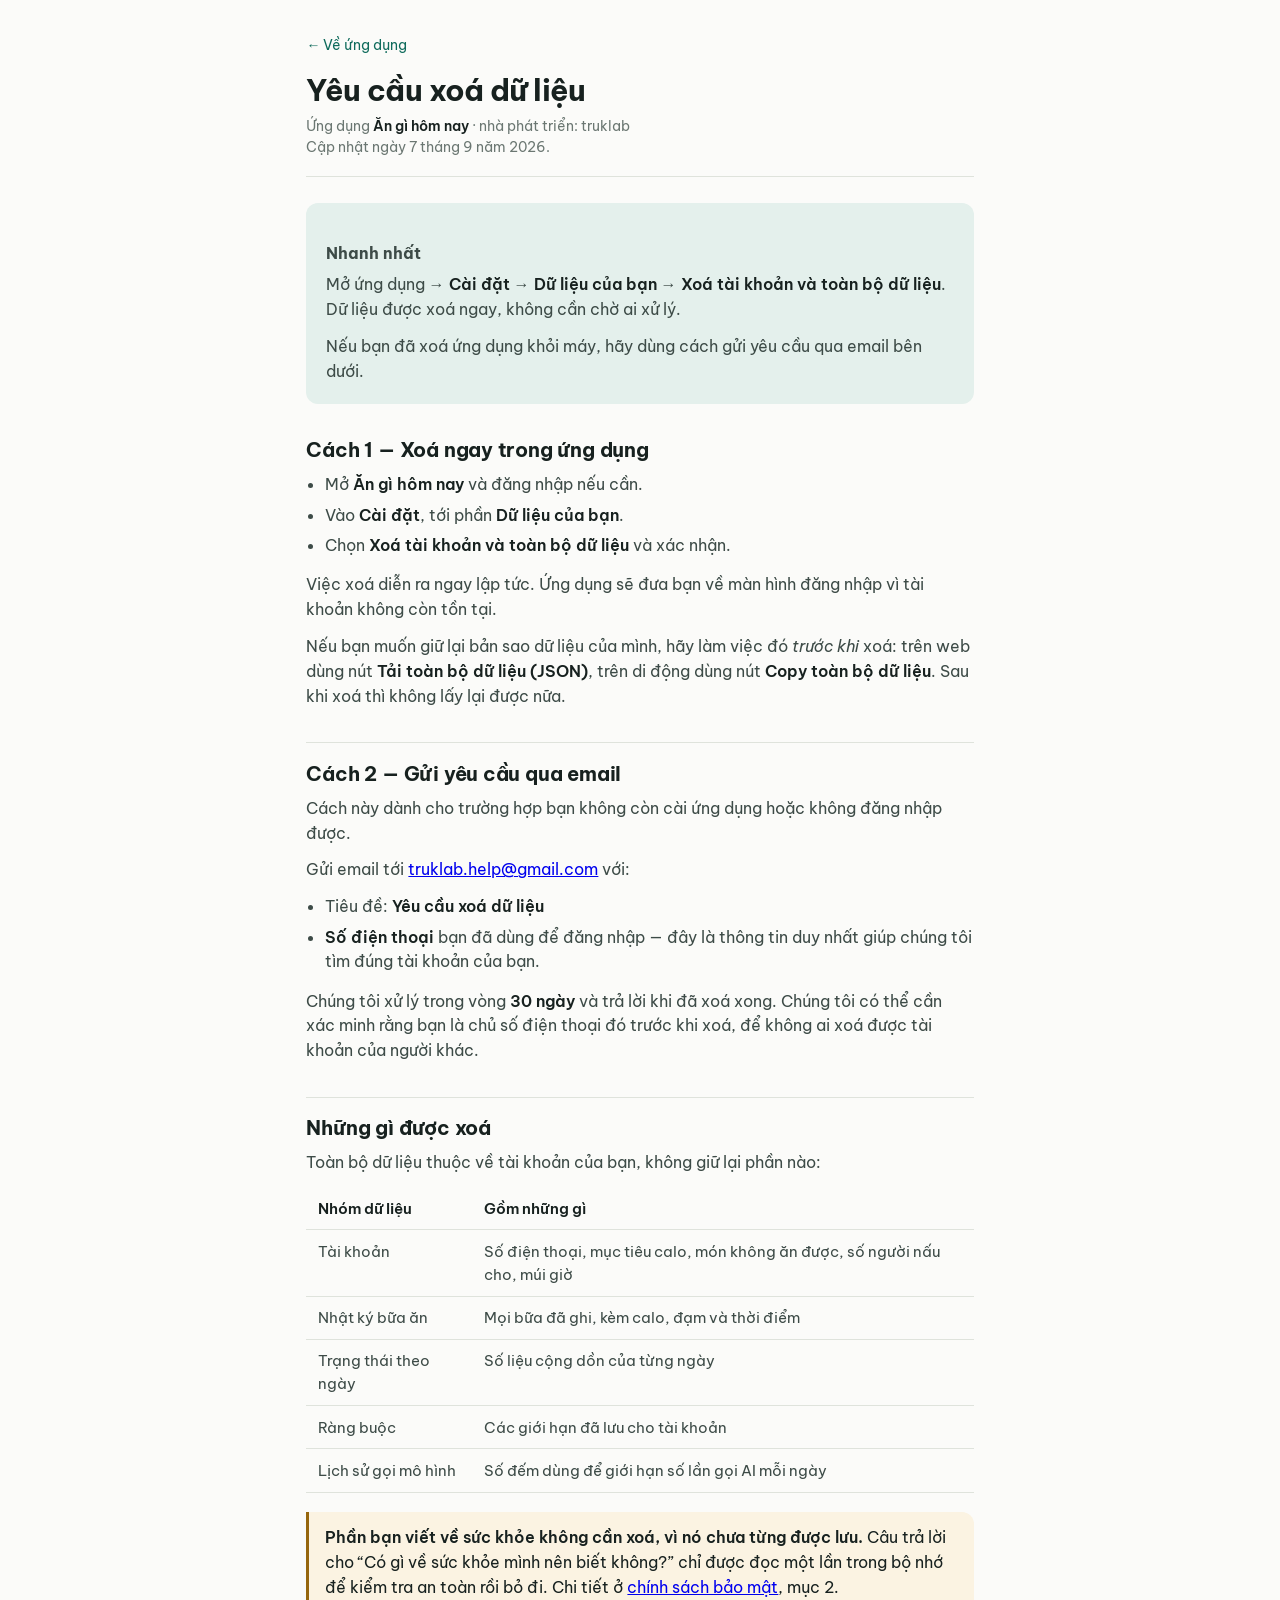
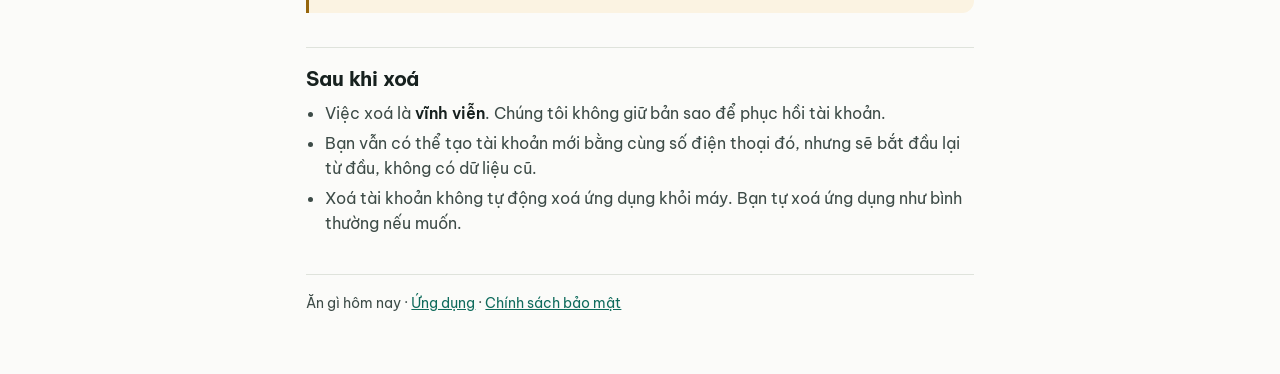
<file: data-deletion/index.html>
<!DOCTYPE html>
<html lang="vi">
<head>
<meta charset="utf-8">
<meta name="viewport" content="width=device-width, initial-scale=1, viewport-fit=cover">
<meta name="theme-color" content="#0F6B5C">
<title>Yêu cầu xoá dữ liệu — Ăn gì hôm nay</title>
<meta name="description" content="Cách xoá tài khoản và toàn bộ dữ liệu của bạn khỏi ứng dụng Ăn gì hôm nay, ngay trong ứng dụng hoặc bằng một yêu cầu qua email.">
<link rel="preconnect" href="https://fonts.googleapis.com">
<link rel="preconnect" href="https://fonts.gstatic.com" crossorigin>
<link rel="stylesheet" href="https://fonts.googleapis.com/css2?family=Be+Vietnam+Pro:wght@400;500;600;700&display=swap">
<link rel="stylesheet" href="/legal.css">
</head>
<body>

<main class="doc">

  <header>
    <a class="back" href="https://angihomnay-frontend.vercel.app/">← Về ứng dụng</a>
    <h1>Yêu cầu xoá dữ liệu</h1>
    <p class="updated">Ứng dụng <strong>Ăn gì hôm nay</strong> · nhà phát triển: truklab<br>
    Cập nhật ngày 7 tháng 9 năm 2026.</p>
  </header>

  <div class="summary">
    <h3>Nhanh nhất</h3>
    <p>Mở ứng dụng → <strong>Cài đặt</strong> → <strong>Dữ liệu của bạn</strong> → <strong>Xoá tài khoản và toàn bộ dữ liệu</strong>. Dữ liệu được xoá ngay, không cần chờ ai xử lý.</p>
    <p>Nếu bạn đã xoá ứng dụng khỏi máy, hãy dùng cách gửi yêu cầu qua email bên dưới.</p>
  </div>

  <h2>Cách 1 — Xoá ngay trong ứng dụng</h2>

  <ul>
    <li>Mở <strong>Ăn gì hôm nay</strong> và đăng nhập nếu cần.</li>
    <li>Vào <strong>Cài đặt</strong>, tới phần <strong>Dữ liệu của bạn</strong>.</li>
    <li>Chọn <strong>Xoá tài khoản và toàn bộ dữ liệu</strong> và xác nhận.</li>
  </ul>

  <p>Việc xoá diễn ra ngay lập tức. Ứng dụng sẽ đưa bạn về màn hình đăng nhập vì tài khoản không còn tồn tại.</p>

  <p>Nếu bạn muốn giữ lại bản sao dữ liệu của mình, hãy làm việc đó <em>trước khi</em> xoá: trên web dùng nút <strong>Tải toàn bộ dữ liệu (JSON)</strong>, trên di động dùng nút <strong>Copy toàn bộ dữ liệu</strong>. Sau khi xoá thì không lấy lại được nữa.</p>

  <h2>Cách 2 — Gửi yêu cầu qua email</h2>

  <p>Cách này dành cho trường hợp bạn không còn cài ứng dụng hoặc không đăng nhập được.</p>

  <p>Gửi email tới <a href="mailto:truklab.help@gmail.com?subject=Y%C3%AAu%20c%E1%BA%A7u%20xo%C3%A1%20d%E1%BB%AF%20li%E1%BB%87u">truklab.help@gmail.com</a> với:</p>

  <ul>
    <li>Tiêu đề: <strong>Yêu cầu xoá dữ liệu</strong></li>
    <li><strong>Số điện thoại</strong> bạn đã dùng để đăng nhập — đây là thông tin duy nhất giúp chúng tôi tìm đúng tài khoản của bạn.</li>
  </ul>

  <p>Chúng tôi xử lý trong vòng <strong>30 ngày</strong> và trả lời khi đã xoá xong. Chúng tôi có thể cần xác minh rằng bạn là chủ số điện thoại đó trước khi xoá, để không ai xoá được tài khoản của người khác.</p>

  <h2>Những gì được xoá</h2>

  <p>Toàn bộ dữ liệu thuộc về tài khoản của bạn, không giữ lại phần nào:</p>

  <div class="table-wrap">
  <table>
    <thead>
      <tr><th>Nhóm dữ liệu</th><th>Gồm những gì</th></tr>
    </thead>
    <tbody>
      <tr><td>Tài khoản</td><td>Số điện thoại, mục tiêu calo, món không ăn được, số người nấu cho, múi giờ</td></tr>
      <tr><td>Nhật ký bữa ăn</td><td>Mọi bữa đã ghi, kèm calo, đạm và thời điểm</td></tr>
      <tr><td>Trạng thái theo ngày</td><td>Số liệu cộng dồn của từng ngày</td></tr>
      <tr><td>Ràng buộc</td><td>Các giới hạn đã lưu cho tài khoản</td></tr>
      <tr><td>Lịch sử gọi mô hình</td><td>Số đếm dùng để giới hạn số lần gọi AI mỗi ngày</td></tr>
    </tbody>
  </table>
  </div>

  <div class="note">
    <p><strong>Phần bạn viết về sức khỏe không cần xoá, vì nó chưa từng được lưu.</strong> Câu trả lời cho “Có gì về sức khỏe mình nên biết không?” chỉ được đọc một lần trong bộ nhớ để kiểm tra an toàn rồi bỏ đi. Chi tiết ở <a href="/privacy/">chính sách bảo mật</a>, mục 2.</p>
  </div>

  <h2>Sau khi xoá</h2>

  <ul>
    <li>Việc xoá là <strong>vĩnh viễn</strong>. Chúng tôi không giữ bản sao để phục hồi tài khoản.</li>
    <li>Bạn vẫn có thể tạo tài khoản mới bằng cùng số điện thoại đó, nhưng sẽ bắt đầu lại từ đầu, không có dữ liệu cũ.</li>
    <li>Xoá tài khoản không tự động xoá ứng dụng khỏi máy. Bạn tự xoá ứng dụng như bình thường nếu muốn.</li>
  </ul>

  <footer>
    <p>Ăn gì hôm nay · <a href="https://angihomnay-frontend.vercel.app/">Ứng dụng</a> · <a href="/privacy/">Chính sách bảo mật</a></p>
  </footer>

</main>

</body>
</html>
</file>
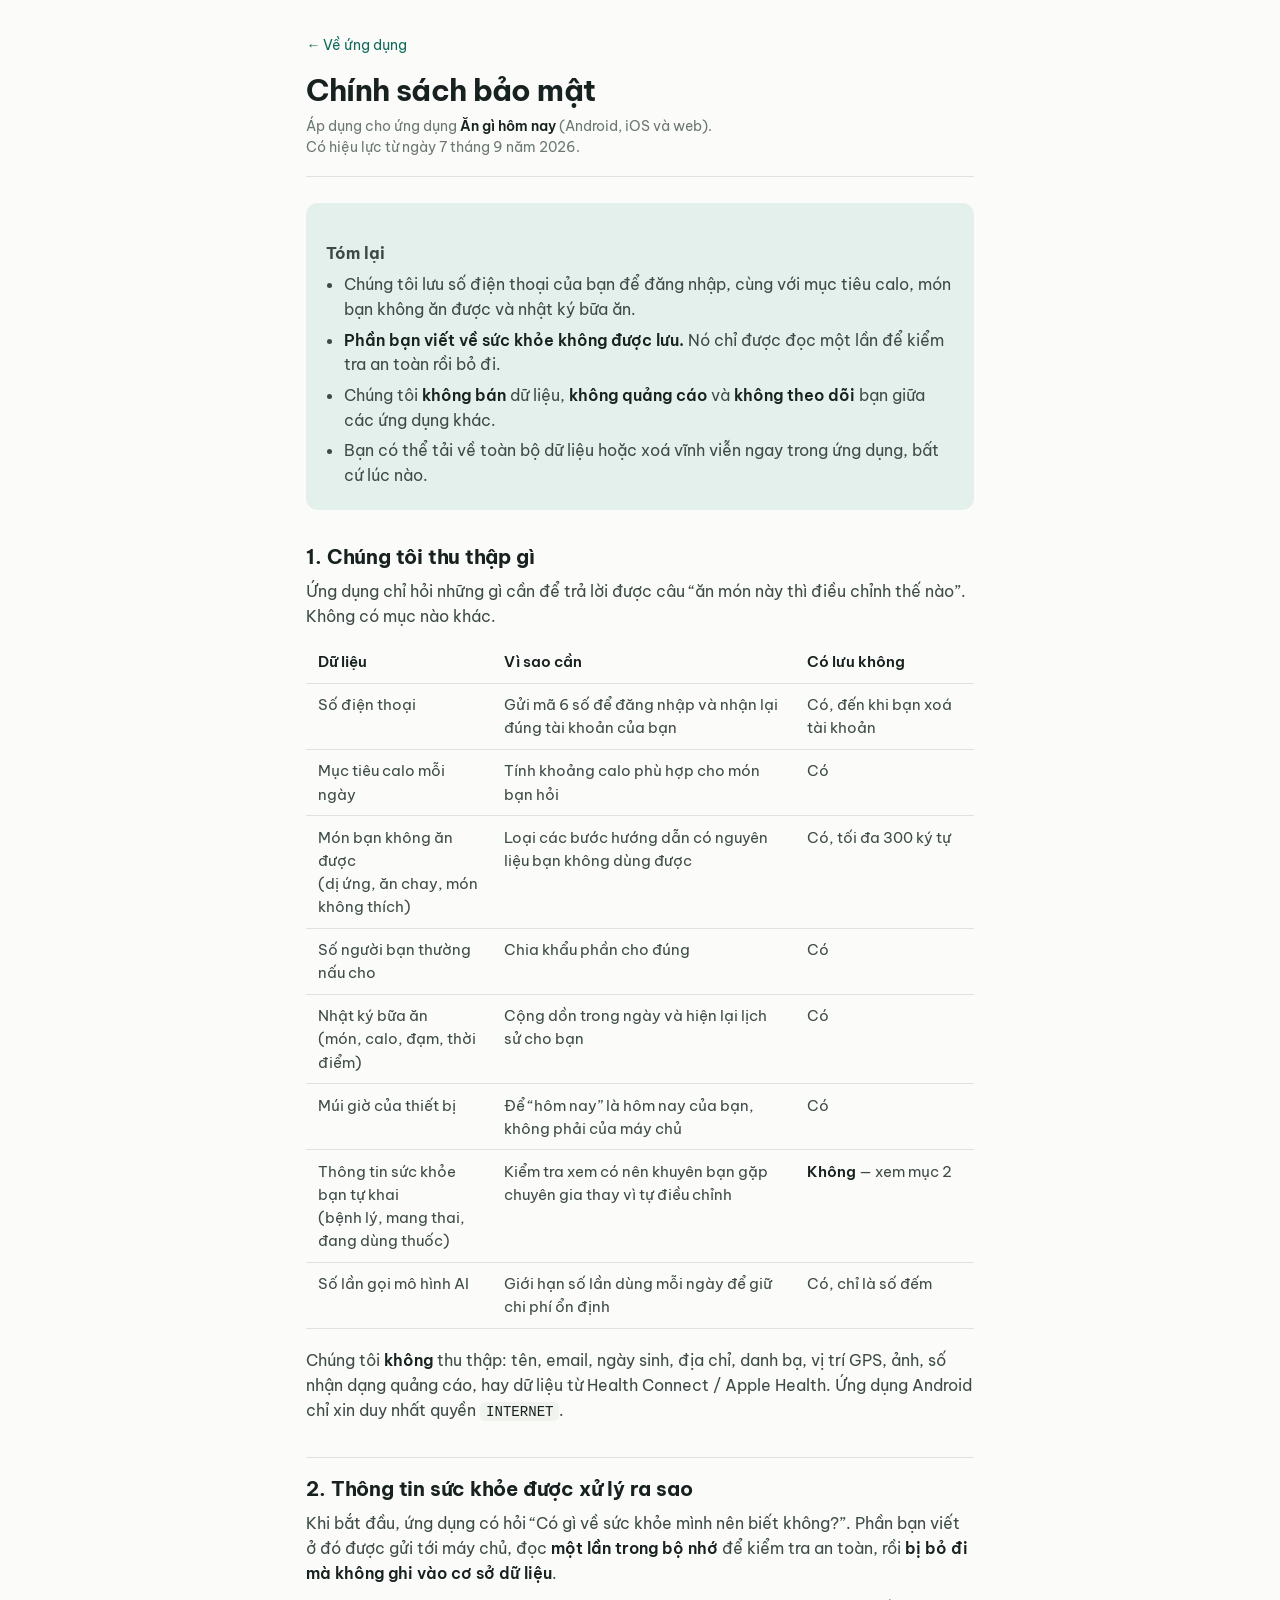
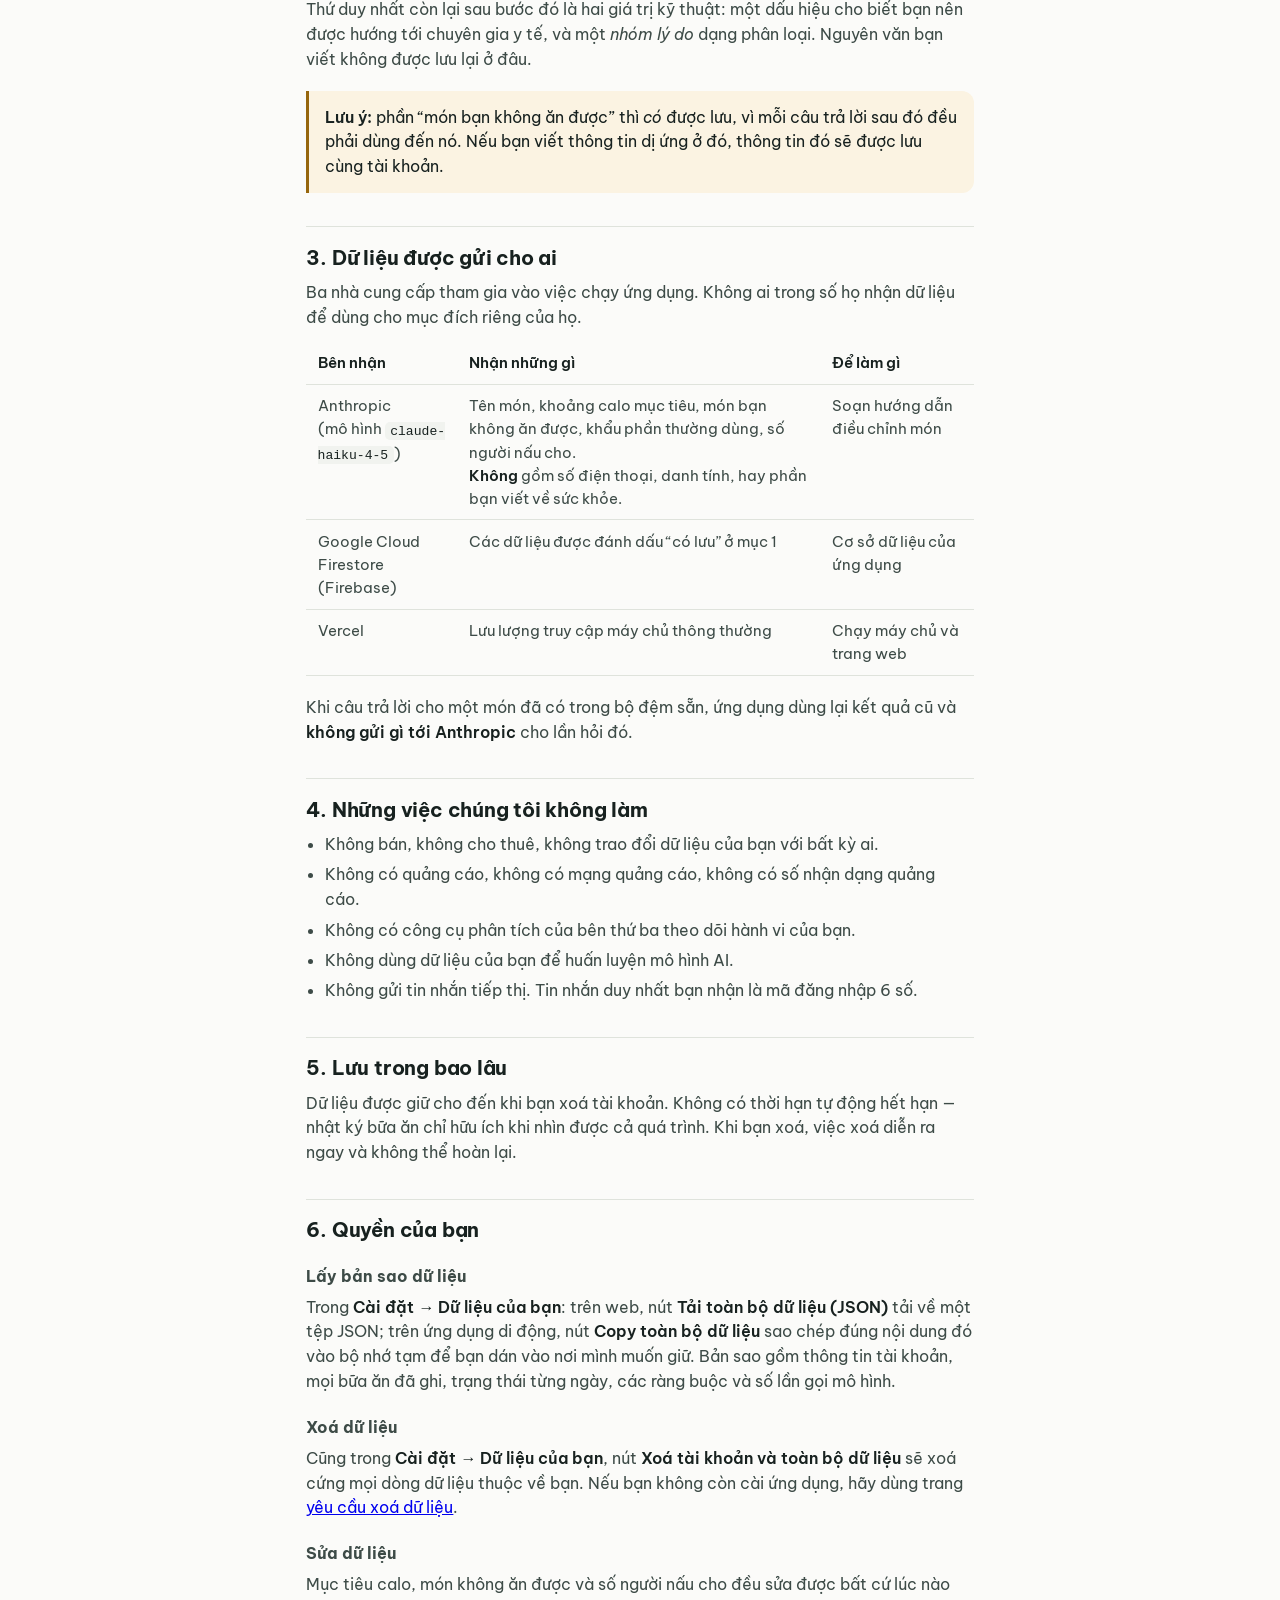
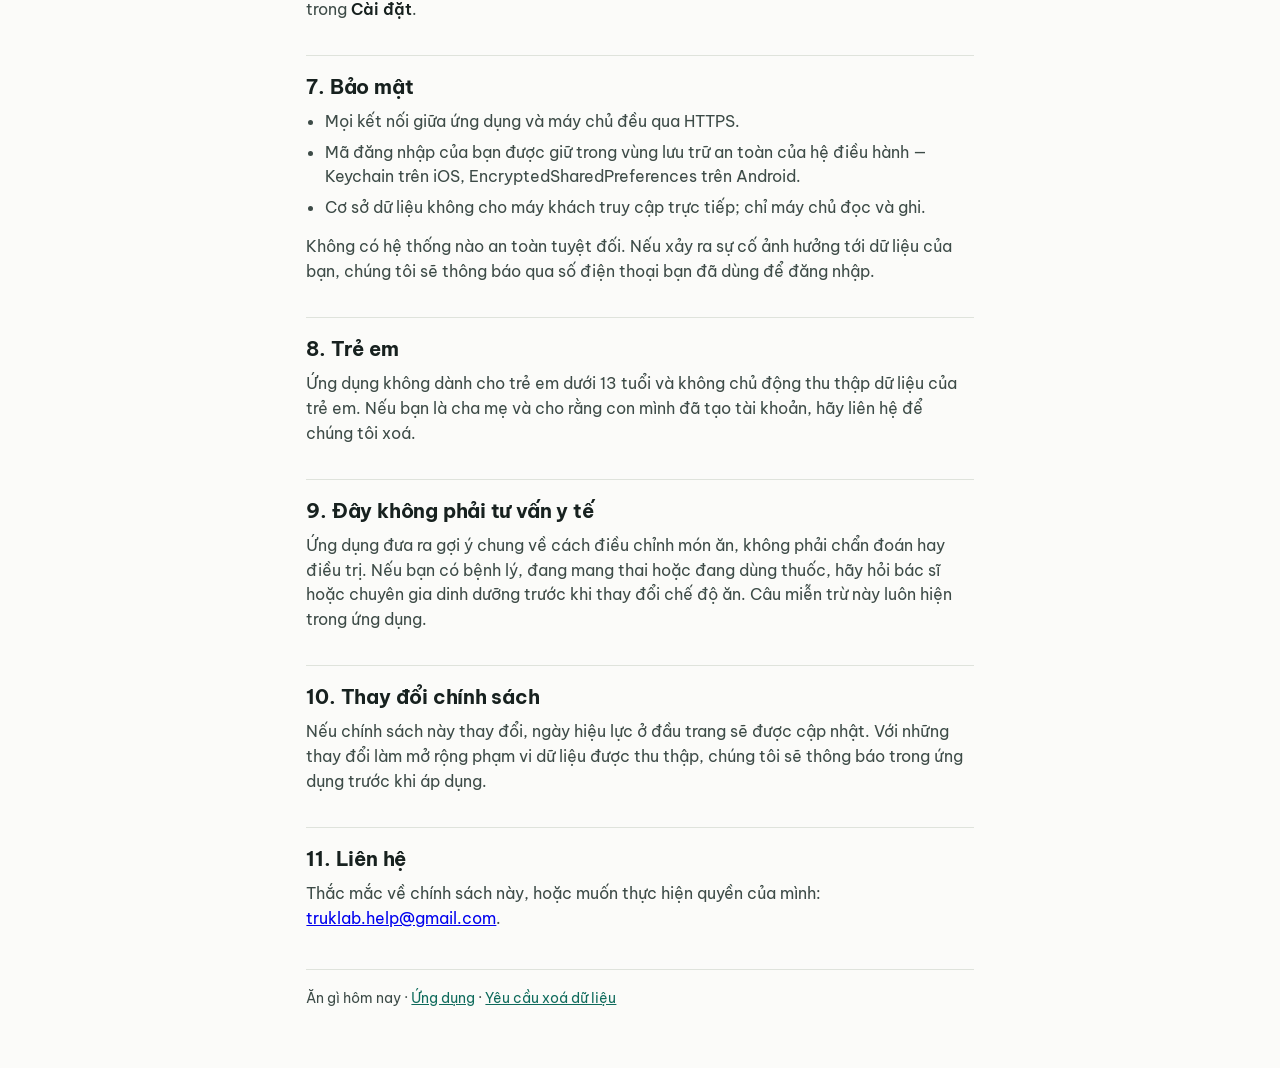
<file: privacy/index.html>
<!DOCTYPE html>
<html lang="vi">
<head>
<meta charset="utf-8">
<meta name="viewport" content="width=device-width, initial-scale=1, viewport-fit=cover">
<meta name="theme-color" content="#0F6B5C">
<title>Chính sách bảo mật — Ăn gì hôm nay</title>
<meta name="description" content="Chính sách bảo mật của ứng dụng Ăn gì hôm nay: dữ liệu nào được thu thập, gửi cho ai, lưu bao lâu, và cách bạn xoá dữ liệu của mình.">
<link rel="preconnect" href="https://fonts.googleapis.com">
<link rel="preconnect" href="https://fonts.gstatic.com" crossorigin>
<link rel="stylesheet" href="https://fonts.googleapis.com/css2?family=Be+Vietnam+Pro:wght@400;500;600;700&display=swap">
<link rel="stylesheet" href="/legal.css">
</head>
<body>

<main class="doc">

  <header>
    <a class="back" href="https://angihomnay-frontend.vercel.app/">← Về ứng dụng</a>
    <h1>Chính sách bảo mật</h1>
    <p class="updated">Áp dụng cho ứng dụng <strong>Ăn gì hôm nay</strong> (Android, iOS và web).<br>
    Có hiệu lực từ ngày 7 tháng 9 năm 2026.</p>
  </header>

  <div class="summary">
    <h3>Tóm lại</h3>
    <ul>
      <li>Chúng tôi lưu số điện thoại của bạn để đăng nhập, cùng với mục tiêu calo, món bạn không ăn được và nhật ký bữa ăn.</li>
      <li><strong>Phần bạn viết về sức khỏe không được lưu.</strong> Nó chỉ được đọc một lần để kiểm tra an toàn rồi bỏ đi.</li>
      <li>Chúng tôi <strong>không bán</strong> dữ liệu, <strong>không quảng cáo</strong> và <strong>không theo dõi</strong> bạn giữa các ứng dụng khác.</li>
      <li>Bạn có thể tải về toàn bộ dữ liệu hoặc xoá vĩnh viễn ngay trong ứng dụng, bất cứ lúc nào.</li>
    </ul>
  </div>

  <h2>1. Chúng tôi thu thập gì</h2>

  <p>Ứng dụng chỉ hỏi những gì cần để trả lời được câu “ăn món này thì điều chỉnh thế nào”. Không có mục nào khác.</p>

  <div class="table-wrap">
  <table>
    <thead>
      <tr><th>Dữ liệu</th><th>Vì sao cần</th><th>Có lưu không</th></tr>
    </thead>
    <tbody>
      <tr>
        <td>Số điện thoại</td>
        <td>Gửi mã 6 số để đăng nhập và nhận lại đúng tài khoản của bạn</td>
        <td>Có, đến khi bạn xoá tài khoản</td>
      </tr>
      <tr>
        <td>Mục tiêu calo mỗi ngày</td>
        <td>Tính khoảng calo phù hợp cho món bạn hỏi</td>
        <td>Có</td>
      </tr>
      <tr>
        <td>Món bạn không ăn được<br>(dị ứng, ăn chay, món không thích)</td>
        <td>Loại các bước hướng dẫn có nguyên liệu bạn không dùng được</td>
        <td>Có, tối đa 300 ký tự</td>
      </tr>
      <tr>
        <td>Số người bạn thường nấu cho</td>
        <td>Chia khẩu phần cho đúng</td>
        <td>Có</td>
      </tr>
      <tr>
        <td>Nhật ký bữa ăn<br>(món, calo, đạm, thời điểm)</td>
        <td>Cộng dồn trong ngày và hiện lại lịch sử cho bạn</td>
        <td>Có</td>
      </tr>
      <tr>
        <td>Múi giờ của thiết bị</td>
        <td>Để “hôm nay” là hôm nay của bạn, không phải của máy chủ</td>
        <td>Có</td>
      </tr>
      <tr>
        <td>Thông tin sức khỏe bạn tự khai<br>(bệnh lý, mang thai, đang dùng thuốc)</td>
        <td>Kiểm tra xem có nên khuyên bạn gặp chuyên gia thay vì tự điều chỉnh</td>
        <td><strong>Không</strong> — xem mục 2</td>
      </tr>
      <tr>
        <td>Số lần gọi mô hình AI</td>
        <td>Giới hạn số lần dùng mỗi ngày để giữ chi phí ổn định</td>
        <td>Có, chỉ là số đếm</td>
      </tr>
    </tbody>
  </table>
  </div>

  <p>Chúng tôi <strong>không</strong> thu thập: tên, email, ngày sinh, địa chỉ, danh bạ, vị trí GPS, ảnh, số nhận dạng quảng cáo, hay dữ liệu từ Health Connect / Apple Health. Ứng dụng Android chỉ xin duy nhất quyền <code>INTERNET</code>.</p>

  <h2>2. Thông tin sức khỏe được xử lý ra sao</h2>

  <p>Khi bắt đầu, ứng dụng có hỏi “Có gì về sức khỏe mình nên biết không?”. Phần bạn viết ở đó được gửi tới máy chủ, đọc <strong>một lần trong bộ nhớ</strong> để kiểm tra an toàn, rồi <strong>bị bỏ đi mà không ghi vào cơ sở dữ liệu</strong>.</p>

  <p>Thứ duy nhất còn lại sau bước đó là hai giá trị kỹ thuật: một dấu hiệu cho biết bạn nên được hướng tới chuyên gia y tế, và một <em>nhóm lý do</em> dạng phân loại. Nguyên văn bạn viết không được lưu lại ở đâu.</p>

  <div class="note">
    <p><strong>Lưu ý:</strong> phần “món bạn không ăn được” thì <em>có</em> được lưu, vì mỗi câu trả lời sau đó đều phải dùng đến nó. Nếu bạn viết thông tin dị ứng ở đó, thông tin đó sẽ được lưu cùng tài khoản.</p>
  </div>

  <h2>3. Dữ liệu được gửi cho ai</h2>

  <p>Ba nhà cung cấp tham gia vào việc chạy ứng dụng. Không ai trong số họ nhận dữ liệu để dùng cho mục đích riêng của họ.</p>

  <div class="table-wrap">
  <table>
    <thead>
      <tr><th>Bên nhận</th><th>Nhận những gì</th><th>Để làm gì</th></tr>
    </thead>
    <tbody>
      <tr>
        <td>Anthropic<br>(mô hình <code>claude-haiku-4-5</code>)</td>
        <td>Tên món, khoảng calo mục tiêu, món bạn không ăn được, khẩu phần thường dùng, số người nấu cho.<br><strong>Không</strong> gồm số điện thoại, danh tính, hay phần bạn viết về sức khỏe.</td>
        <td>Soạn hướng dẫn điều chỉnh món</td>
      </tr>
      <tr>
        <td>Google Cloud Firestore<br>(Firebase)</td>
        <td>Các dữ liệu được đánh dấu “có lưu” ở mục 1</td>
        <td>Cơ sở dữ liệu của ứng dụng</td>
      </tr>
      <tr>
        <td>Vercel</td>
        <td>Lưu lượng truy cập máy chủ thông thường</td>
        <td>Chạy máy chủ và trang web</td>
      </tr>
    </tbody>
  </table>
  </div>

  <p>Khi câu trả lời cho một món đã có trong bộ đệm sẵn, ứng dụng dùng lại kết quả cũ và <strong>không gửi gì tới Anthropic</strong> cho lần hỏi đó.</p>

  <h2>4. Những việc chúng tôi không làm</h2>

  <ul>
    <li>Không bán, không cho thuê, không trao đổi dữ liệu của bạn với bất kỳ ai.</li>
    <li>Không có quảng cáo, không có mạng quảng cáo, không có số nhận dạng quảng cáo.</li>
    <li>Không có công cụ phân tích của bên thứ ba theo dõi hành vi của bạn.</li>
    <li>Không dùng dữ liệu của bạn để huấn luyện mô hình AI.</li>
    <li>Không gửi tin nhắn tiếp thị. Tin nhắn duy nhất bạn nhận là mã đăng nhập 6 số.</li>
  </ul>

  <h2>5. Lưu trong bao lâu</h2>

  <p>Dữ liệu được giữ cho đến khi bạn xoá tài khoản. Không có thời hạn tự động hết hạn — nhật ký bữa ăn chỉ hữu ích khi nhìn được cả quá trình. Khi bạn xoá, việc xoá diễn ra ngay và không thể hoàn lại.</p>

  <h2>6. Quyền của bạn</h2>

  <h3>Lấy bản sao dữ liệu</h3>
  <p>Trong <strong>Cài đặt → Dữ liệu của bạn</strong>: trên web, nút <strong>Tải toàn bộ dữ liệu (JSON)</strong> tải về một tệp JSON; trên ứng dụng di động, nút <strong>Copy toàn bộ dữ liệu</strong> sao chép đúng nội dung đó vào bộ nhớ tạm để bạn dán vào nơi mình muốn giữ. Bản sao gồm thông tin tài khoản, mọi bữa ăn đã ghi, trạng thái từng ngày, các ràng buộc và số lần gọi mô hình.</p>

  <h3>Xoá dữ liệu</h3>
  <p>Cũng trong <strong>Cài đặt → Dữ liệu của bạn</strong>, nút <strong>Xoá tài khoản và toàn bộ dữ liệu</strong> sẽ xoá cứng mọi dòng dữ liệu thuộc về bạn. Nếu bạn không còn cài ứng dụng, hãy dùng trang <a href="/data-deletion/">yêu cầu xoá dữ liệu</a>.</p>

  <h3>Sửa dữ liệu</h3>
  <p>Mục tiêu calo, món không ăn được và số người nấu cho đều sửa được bất cứ lúc nào trong <strong>Cài đặt</strong>.</p>

  <h2>7. Bảo mật</h2>

  <ul>
    <li>Mọi kết nối giữa ứng dụng và máy chủ đều qua HTTPS.</li>
    <li>Mã đăng nhập của bạn được giữ trong vùng lưu trữ an toàn của hệ điều hành — Keychain trên iOS, EncryptedSharedPreferences trên Android.</li>
    <li>Cơ sở dữ liệu không cho máy khách truy cập trực tiếp; chỉ máy chủ đọc và ghi.</li>
  </ul>

  <p>Không có hệ thống nào an toàn tuyệt đối. Nếu xảy ra sự cố ảnh hưởng tới dữ liệu của bạn, chúng tôi sẽ thông báo qua số điện thoại bạn đã dùng để đăng nhập.</p>

  <h2>8. Trẻ em</h2>

  <p>Ứng dụng không dành cho trẻ em dưới 13 tuổi và không chủ động thu thập dữ liệu của trẻ em. Nếu bạn là cha mẹ và cho rằng con mình đã tạo tài khoản, hãy liên hệ để chúng tôi xoá.</p>

  <h2>9. Đây không phải tư vấn y tế</h2>

  <p>Ứng dụng đưa ra gợi ý chung về cách điều chỉnh món ăn, không phải chẩn đoán hay điều trị. Nếu bạn có bệnh lý, đang mang thai hoặc đang dùng thuốc, hãy hỏi bác sĩ hoặc chuyên gia dinh dưỡng trước khi thay đổi chế độ ăn. Câu miễn trừ này luôn hiện trong ứng dụng.</p>

  <h2>10. Thay đổi chính sách</h2>

  <p>Nếu chính sách này thay đổi, ngày hiệu lực ở đầu trang sẽ được cập nhật. Với những thay đổi làm mở rộng phạm vi dữ liệu được thu thập, chúng tôi sẽ thông báo trong ứng dụng trước khi áp dụng.</p>

  <h2>11. Liên hệ</h2>

  <p>Thắc mắc về chính sách này, hoặc muốn thực hiện quyền của mình: <a href="mailto:truklab.help@gmail.com">truklab.help@gmail.com</a>.</p>

  <footer>
    <p>Ăn gì hôm nay · <a href="https://angihomnay-frontend.vercel.app/">Ứng dụng</a> · <a href="/data-deletion/">Yêu cầu xoá dữ liệu</a></p>
  </footer>

</main>

</body>
</html>
</file>
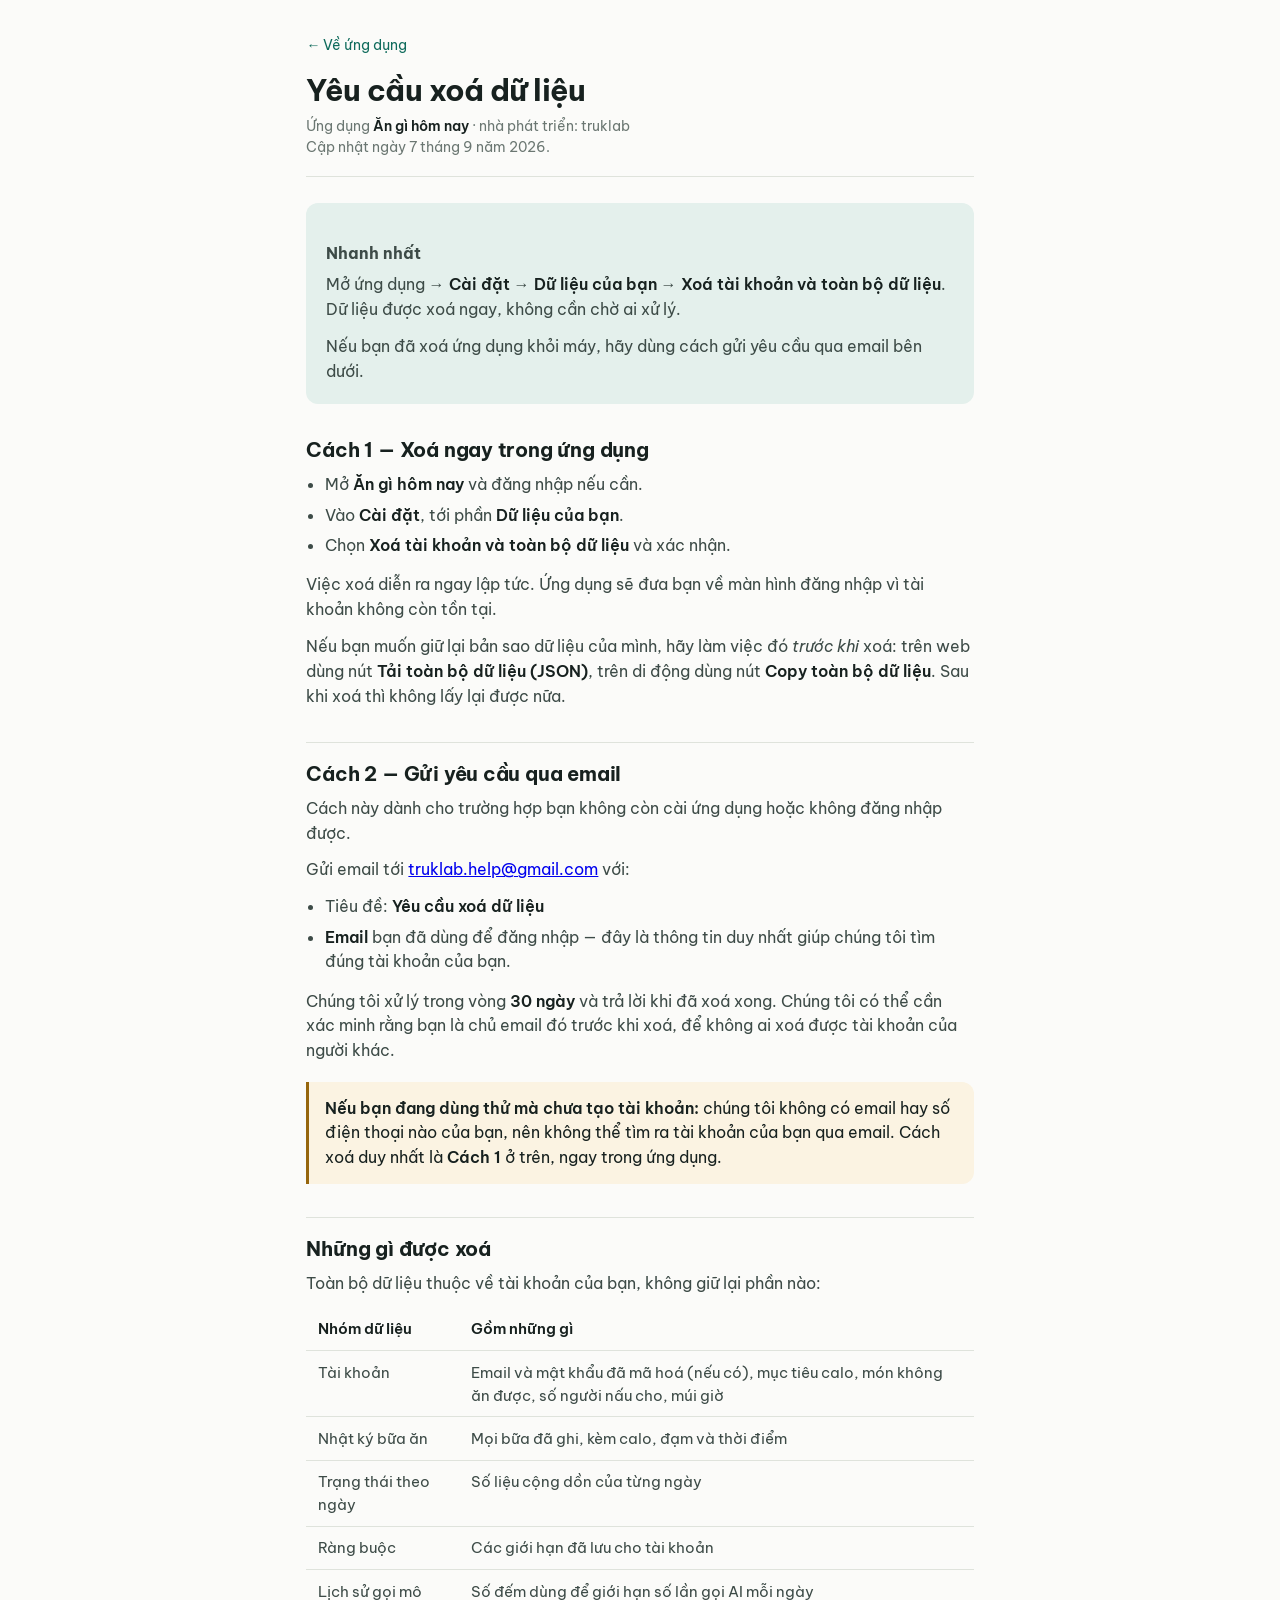
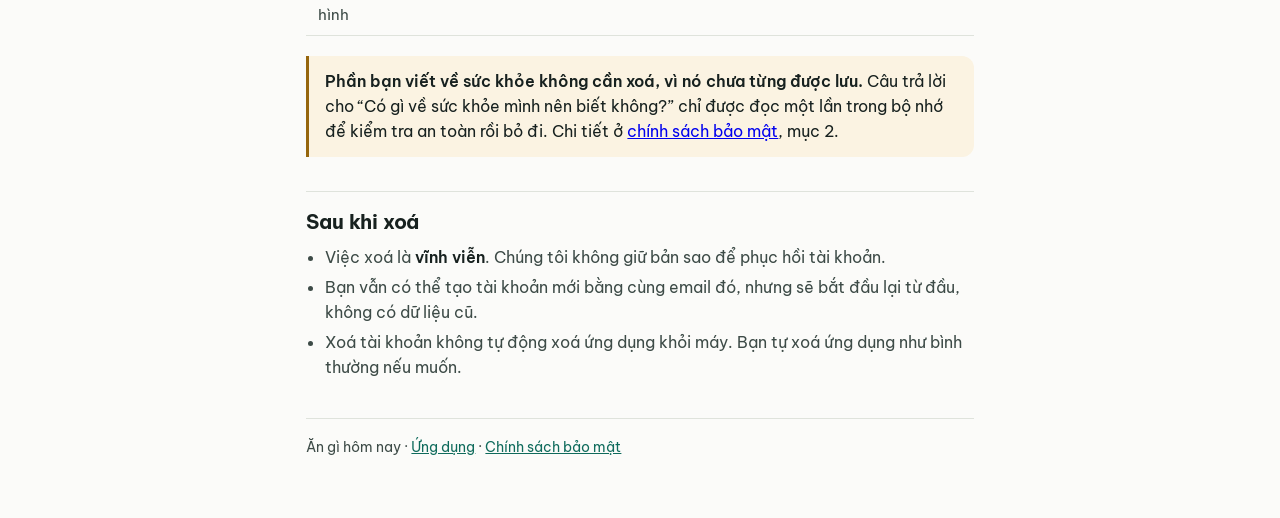
<file: angihomnay/data-deletion/index.html>
<!DOCTYPE html>
<html lang="vi">
<head>
<meta charset="utf-8">
<meta name="viewport" content="width=device-width, initial-scale=1, viewport-fit=cover">
<meta name="theme-color" content="#0F6B5C">
<title>Yêu cầu xoá dữ liệu — Ăn gì hôm nay</title>
<meta name="description" content="Cách xoá tài khoản và toàn bộ dữ liệu của bạn khỏi ứng dụng Ăn gì hôm nay, ngay trong ứng dụng hoặc bằng một yêu cầu qua email.">
<link rel="preconnect" href="https://fonts.googleapis.com">
<link rel="preconnect" href="https://fonts.gstatic.com" crossorigin>
<link rel="stylesheet" href="https://fonts.googleapis.com/css2?family=Be+Vietnam+Pro:wght@400;500;600;700&display=swap">
<link rel="stylesheet" href="/angihomnay/legal.css">
</head>
<body>

<main class="doc">

  <header>
    <a class="back" href="https://angihomnay-frontend.vercel.app/">← Về ứng dụng</a>
    <h1>Yêu cầu xoá dữ liệu</h1>
    <p class="updated">Ứng dụng <strong>Ăn gì hôm nay</strong> · nhà phát triển: truklab<br>
    Cập nhật ngày 7 tháng 9 năm 2026.</p>
  </header>

  <div class="summary">
    <h3>Nhanh nhất</h3>
    <p>Mở ứng dụng → <strong>Cài đặt</strong> → <strong>Dữ liệu của bạn</strong> → <strong>Xoá tài khoản và toàn bộ dữ liệu</strong>. Dữ liệu được xoá ngay, không cần chờ ai xử lý.</p>
    <p>Nếu bạn đã xoá ứng dụng khỏi máy, hãy dùng cách gửi yêu cầu qua email bên dưới.</p>
  </div>

  <h2>Cách 1 — Xoá ngay trong ứng dụng</h2>

  <ul>
    <li>Mở <strong>Ăn gì hôm nay</strong> và đăng nhập nếu cần.</li>
    <li>Vào <strong>Cài đặt</strong>, tới phần <strong>Dữ liệu của bạn</strong>.</li>
    <li>Chọn <strong>Xoá tài khoản và toàn bộ dữ liệu</strong> và xác nhận.</li>
  </ul>

  <p>Việc xoá diễn ra ngay lập tức. Ứng dụng sẽ đưa bạn về màn hình đăng nhập vì tài khoản không còn tồn tại.</p>

  <p>Nếu bạn muốn giữ lại bản sao dữ liệu của mình, hãy làm việc đó <em>trước khi</em> xoá: trên web dùng nút <strong>Tải toàn bộ dữ liệu (JSON)</strong>, trên di động dùng nút <strong>Copy toàn bộ dữ liệu</strong>. Sau khi xoá thì không lấy lại được nữa.</p>

  <h2>Cách 2 — Gửi yêu cầu qua email</h2>

  <p>Cách này dành cho trường hợp bạn không còn cài ứng dụng hoặc không đăng nhập được.</p>

  <p>Gửi email tới <a href="mailto:truklab.help@gmail.com?subject=Y%C3%AAu%20c%E1%BA%A7u%20xo%C3%A1%20d%E1%BB%AF%20li%E1%BB%87u">truklab.help@gmail.com</a> với:</p>

  <ul>
    <li>Tiêu đề: <strong>Yêu cầu xoá dữ liệu</strong></li>
    <li><strong>Email</strong> bạn đã dùng để đăng nhập — đây là thông tin duy nhất giúp chúng tôi tìm đúng tài khoản của bạn.</li>
  </ul>

  <p>Chúng tôi xử lý trong vòng <strong>30 ngày</strong> và trả lời khi đã xoá xong. Chúng tôi có thể cần xác minh rằng bạn là chủ email đó trước khi xoá, để không ai xoá được tài khoản của người khác.</p>

  <div class="note">
    <p><strong>Nếu bạn đang dùng thử mà chưa tạo tài khoản:</strong> chúng tôi không có email hay số điện thoại nào của bạn, nên không thể tìm ra tài khoản của bạn qua email. Cách xoá duy nhất là <strong>Cách 1</strong> ở trên, ngay trong ứng dụng.</p>
  </div>

  <h2>Những gì được xoá</h2>

  <p>Toàn bộ dữ liệu thuộc về tài khoản của bạn, không giữ lại phần nào:</p>

  <div class="table-wrap">
  <table>
    <thead>
      <tr><th>Nhóm dữ liệu</th><th>Gồm những gì</th></tr>
    </thead>
    <tbody>
      <tr><td>Tài khoản</td><td>Email và mật khẩu đã mã hoá (nếu có), mục tiêu calo, món không ăn được, số người nấu cho, múi giờ</td></tr>
      <tr><td>Nhật ký bữa ăn</td><td>Mọi bữa đã ghi, kèm calo, đạm và thời điểm</td></tr>
      <tr><td>Trạng thái theo ngày</td><td>Số liệu cộng dồn của từng ngày</td></tr>
      <tr><td>Ràng buộc</td><td>Các giới hạn đã lưu cho tài khoản</td></tr>
      <tr><td>Lịch sử gọi mô hình</td><td>Số đếm dùng để giới hạn số lần gọi AI mỗi ngày</td></tr>
    </tbody>
  </table>
  </div>

  <div class="note">
    <p><strong>Phần bạn viết về sức khỏe không cần xoá, vì nó chưa từng được lưu.</strong> Câu trả lời cho “Có gì về sức khỏe mình nên biết không?” chỉ được đọc một lần trong bộ nhớ để kiểm tra an toàn rồi bỏ đi. Chi tiết ở <a href="/angihomnay/privacy/">chính sách bảo mật</a>, mục 2.</p>
  </div>

  <h2>Sau khi xoá</h2>

  <ul>
    <li>Việc xoá là <strong>vĩnh viễn</strong>. Chúng tôi không giữ bản sao để phục hồi tài khoản.</li>
    <li>Bạn vẫn có thể tạo tài khoản mới bằng cùng email đó, nhưng sẽ bắt đầu lại từ đầu, không có dữ liệu cũ.</li>
    <li>Xoá tài khoản không tự động xoá ứng dụng khỏi máy. Bạn tự xoá ứng dụng như bình thường nếu muốn.</li>
  </ul>

  <footer>
    <p>Ăn gì hôm nay · <a href="https://angihomnay-frontend.vercel.app/">Ứng dụng</a> · <a href="/angihomnay/privacy/">Chính sách bảo mật</a></p>
  </footer>

</main>

</body>
</html>
</file>
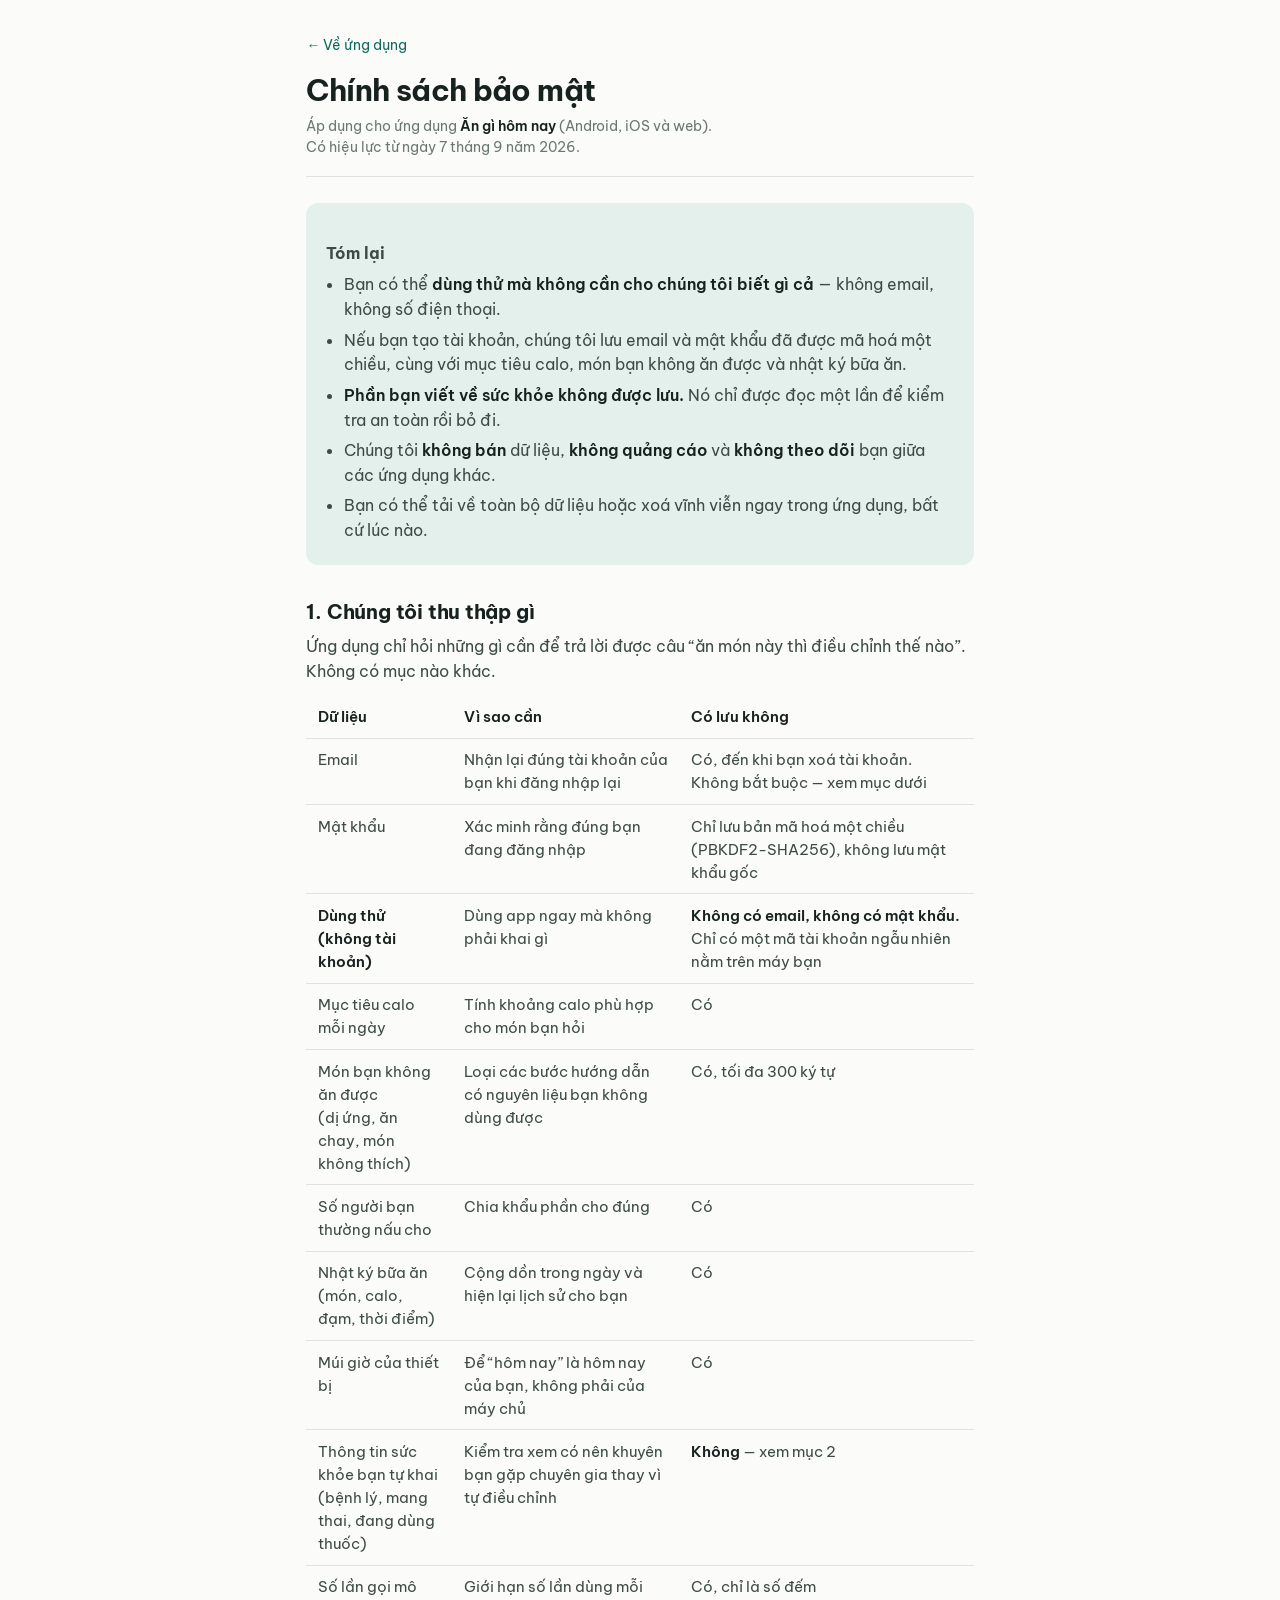
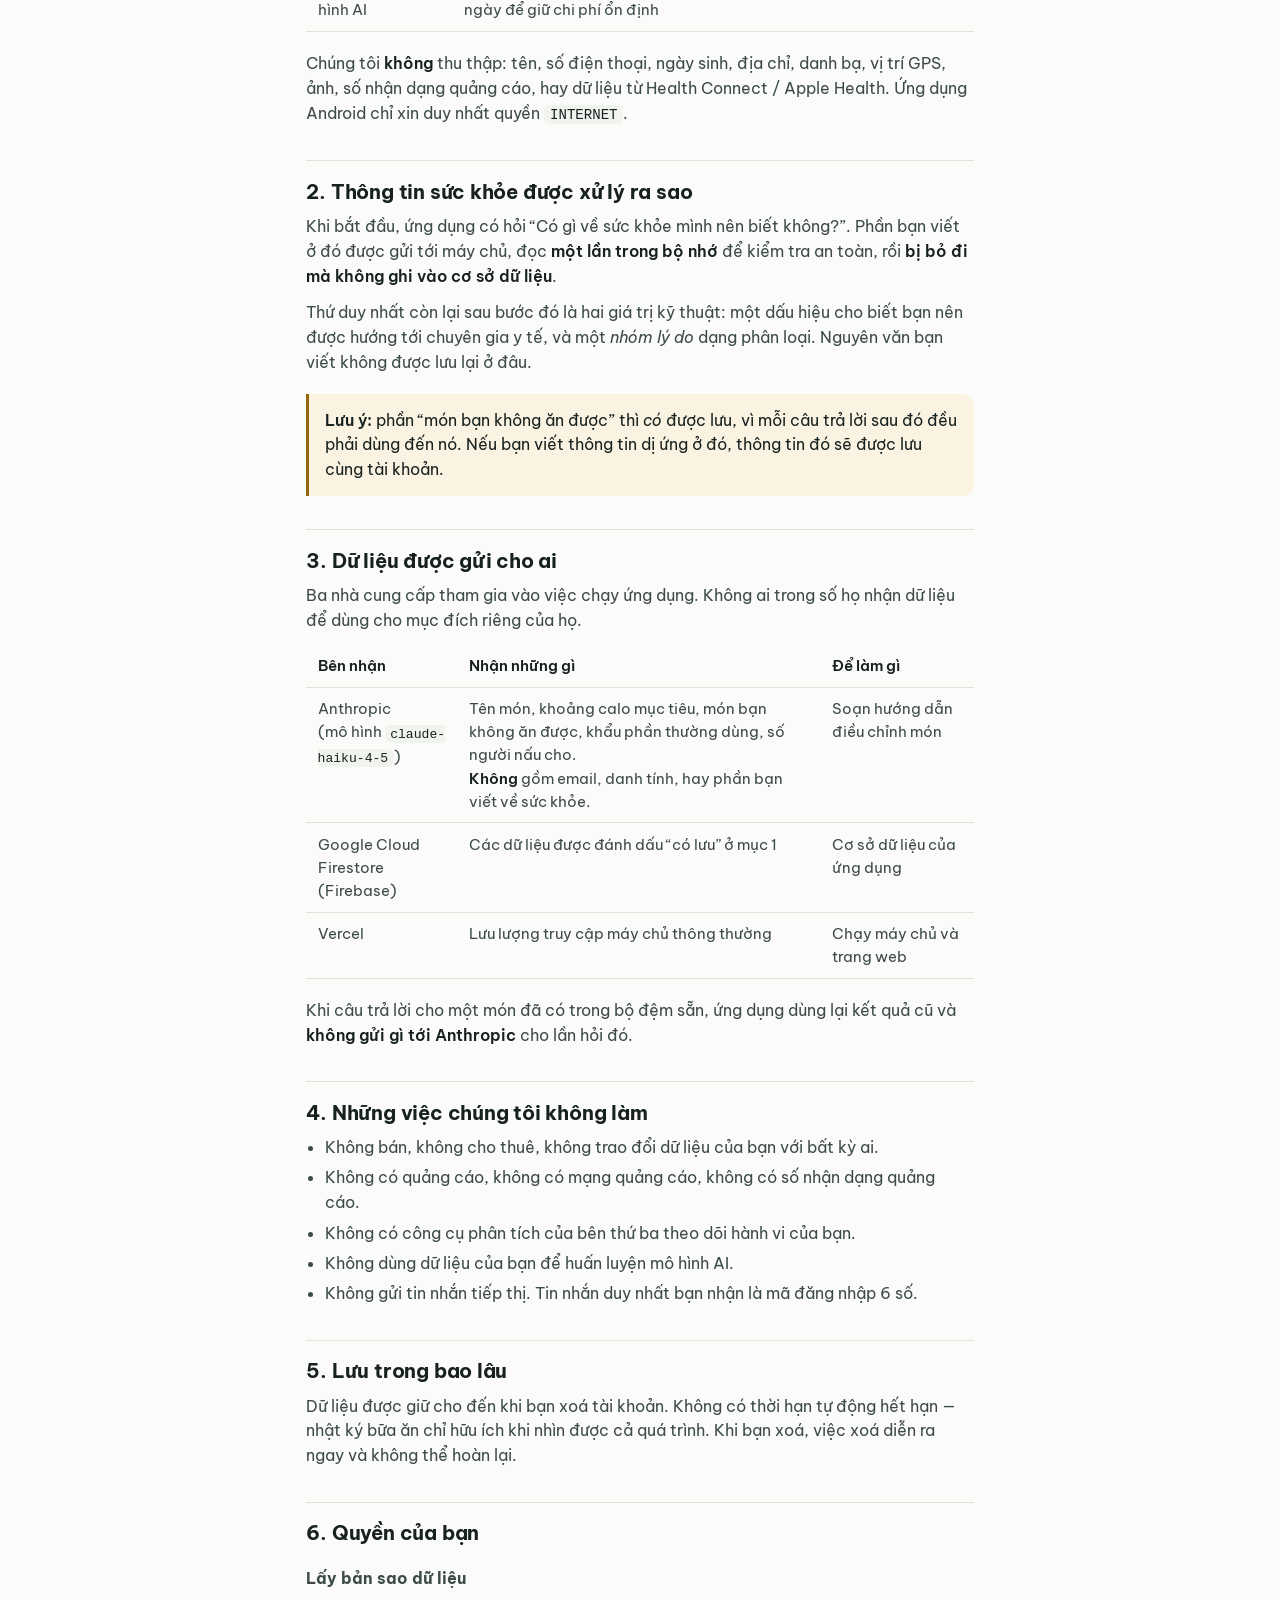
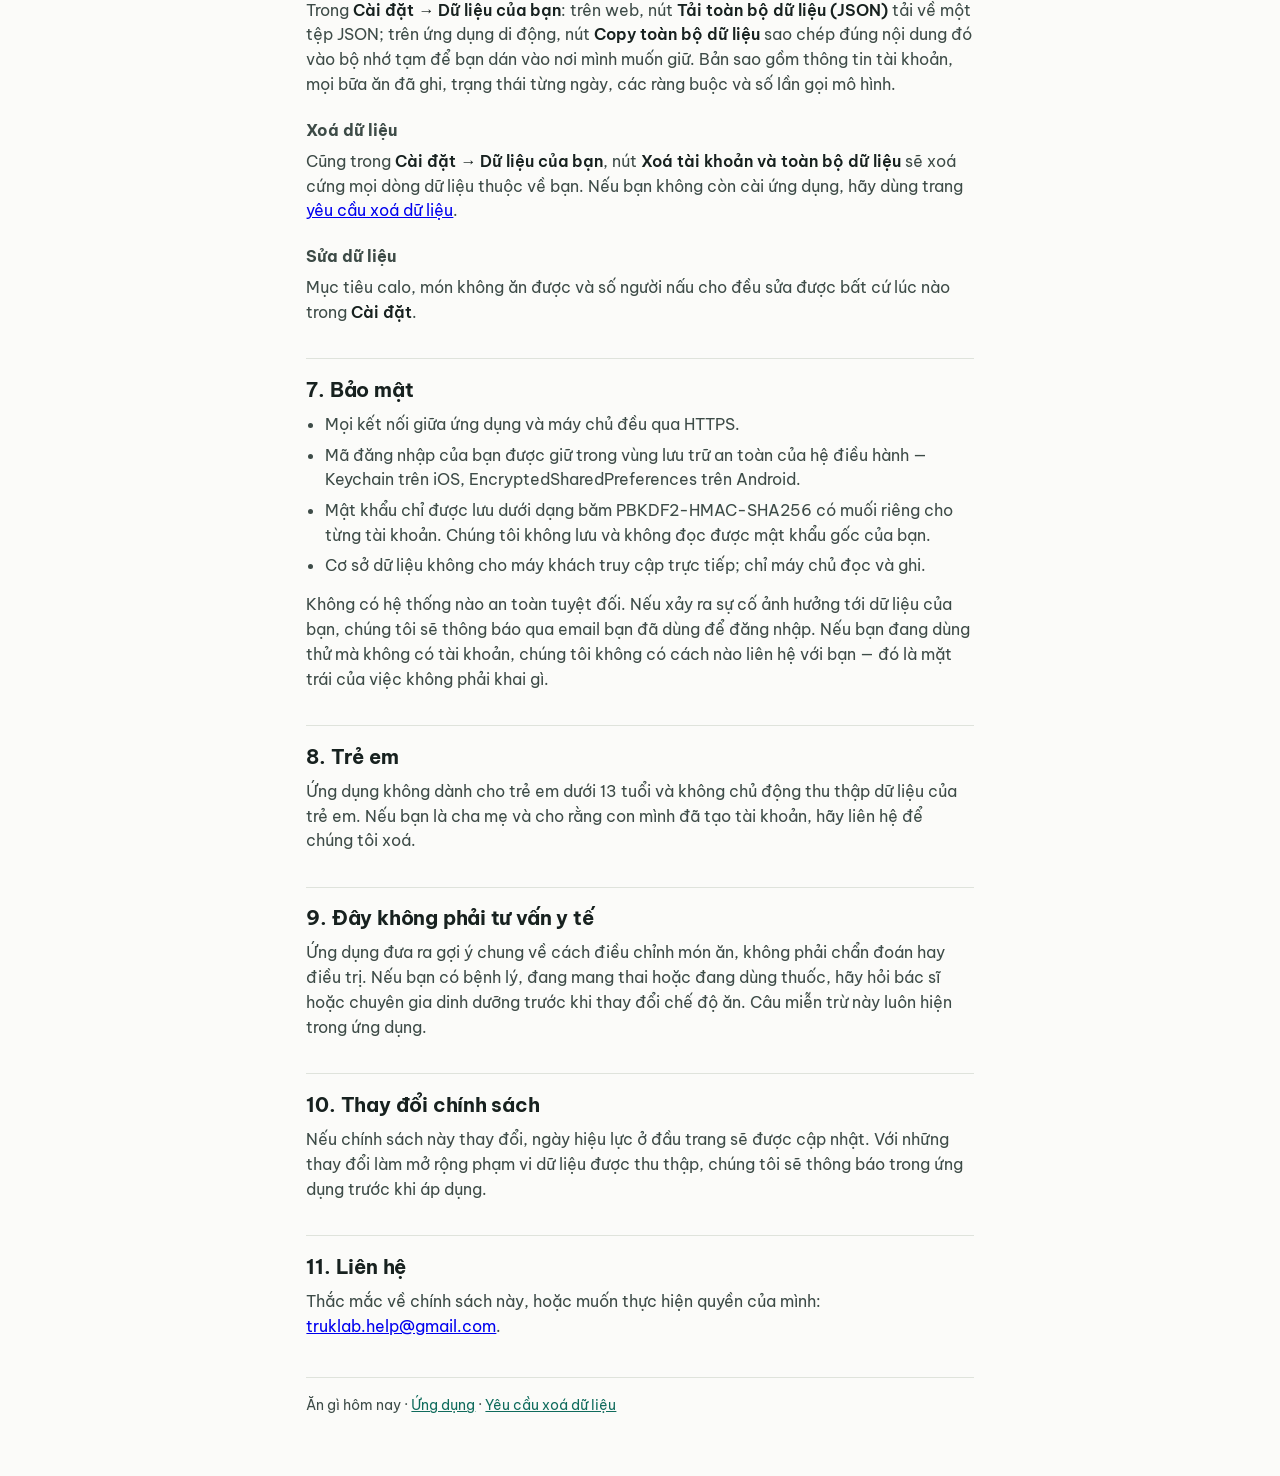
<file: angihomnay/privacy/index.html>
<!DOCTYPE html>
<html lang="vi">
<head>
<meta charset="utf-8">
<meta name="viewport" content="width=device-width, initial-scale=1, viewport-fit=cover">
<meta name="theme-color" content="#0F6B5C">
<title>Chính sách bảo mật — Ăn gì hôm nay</title>
<meta name="description" content="Chính sách bảo mật của ứng dụng Ăn gì hôm nay: dữ liệu nào được thu thập, gửi cho ai, lưu bao lâu, và cách bạn xoá dữ liệu của mình.">
<link rel="preconnect" href="https://fonts.googleapis.com">
<link rel="preconnect" href="https://fonts.gstatic.com" crossorigin>
<link rel="stylesheet" href="https://fonts.googleapis.com/css2?family=Be+Vietnam+Pro:wght@400;500;600;700&display=swap">
<link rel="stylesheet" href="/angihomnay/legal.css">
</head>
<body>

<main class="doc">

  <header>
    <a class="back" href="https://angihomnay-frontend.vercel.app/">← Về ứng dụng</a>
    <h1>Chính sách bảo mật</h1>
    <p class="updated">Áp dụng cho ứng dụng <strong>Ăn gì hôm nay</strong> (Android, iOS và web).<br>
    Có hiệu lực từ ngày 7 tháng 9 năm 2026.</p>
  </header>

  <div class="summary">
    <h3>Tóm lại</h3>
    <ul>
      <li>Bạn có thể <strong>dùng thử mà không cần cho chúng tôi biết gì cả</strong> — không email, không số điện thoại.</li>
      <li>Nếu bạn tạo tài khoản, chúng tôi lưu email và mật khẩu đã được mã hoá một chiều, cùng với mục tiêu calo, món bạn không ăn được và nhật ký bữa ăn.</li>
      <li><strong>Phần bạn viết về sức khỏe không được lưu.</strong> Nó chỉ được đọc một lần để kiểm tra an toàn rồi bỏ đi.</li>
      <li>Chúng tôi <strong>không bán</strong> dữ liệu, <strong>không quảng cáo</strong> và <strong>không theo dõi</strong> bạn giữa các ứng dụng khác.</li>
      <li>Bạn có thể tải về toàn bộ dữ liệu hoặc xoá vĩnh viễn ngay trong ứng dụng, bất cứ lúc nào.</li>
    </ul>
  </div>

  <h2>1. Chúng tôi thu thập gì</h2>

  <p>Ứng dụng chỉ hỏi những gì cần để trả lời được câu “ăn món này thì điều chỉnh thế nào”. Không có mục nào khác.</p>

  <div class="table-wrap">
  <table>
    <thead>
      <tr><th>Dữ liệu</th><th>Vì sao cần</th><th>Có lưu không</th></tr>
    </thead>
    <tbody>
      <tr>
        <td>Email</td>
        <td>Nhận lại đúng tài khoản của bạn khi đăng nhập lại</td>
        <td>Có, đến khi bạn xoá tài khoản. Không bắt buộc — xem mục dưới</td>
      </tr>
      <tr>
        <td>Mật khẩu</td>
        <td>Xác minh rằng đúng bạn đang đăng nhập</td>
        <td>Chỉ lưu bản mã hoá một chiều (PBKDF2-SHA256), không lưu mật khẩu gốc</td>
      </tr>
      <tr>
        <td><strong>Dùng thử (không tài khoản)</strong></td>
        <td>Dùng app ngay mà không phải khai gì</td>
        <td><strong>Không có email, không có mật khẩu.</strong> Chỉ có một mã tài khoản ngẫu nhiên nằm trên máy bạn</td>
      </tr>
      <tr>
        <td>Mục tiêu calo mỗi ngày</td>
        <td>Tính khoảng calo phù hợp cho món bạn hỏi</td>
        <td>Có</td>
      </tr>
      <tr>
        <td>Món bạn không ăn được<br>(dị ứng, ăn chay, món không thích)</td>
        <td>Loại các bước hướng dẫn có nguyên liệu bạn không dùng được</td>
        <td>Có, tối đa 300 ký tự</td>
      </tr>
      <tr>
        <td>Số người bạn thường nấu cho</td>
        <td>Chia khẩu phần cho đúng</td>
        <td>Có</td>
      </tr>
      <tr>
        <td>Nhật ký bữa ăn<br>(món, calo, đạm, thời điểm)</td>
        <td>Cộng dồn trong ngày và hiện lại lịch sử cho bạn</td>
        <td>Có</td>
      </tr>
      <tr>
        <td>Múi giờ của thiết bị</td>
        <td>Để “hôm nay” là hôm nay của bạn, không phải của máy chủ</td>
        <td>Có</td>
      </tr>
      <tr>
        <td>Thông tin sức khỏe bạn tự khai<br>(bệnh lý, mang thai, đang dùng thuốc)</td>
        <td>Kiểm tra xem có nên khuyên bạn gặp chuyên gia thay vì tự điều chỉnh</td>
        <td><strong>Không</strong> — xem mục 2</td>
      </tr>
      <tr>
        <td>Số lần gọi mô hình AI</td>
        <td>Giới hạn số lần dùng mỗi ngày để giữ chi phí ổn định</td>
        <td>Có, chỉ là số đếm</td>
      </tr>
    </tbody>
  </table>
  </div>

  <p>Chúng tôi <strong>không</strong> thu thập: tên, số điện thoại, ngày sinh, địa chỉ, danh bạ, vị trí GPS, ảnh, số nhận dạng quảng cáo, hay dữ liệu từ Health Connect / Apple Health. Ứng dụng Android chỉ xin duy nhất quyền <code>INTERNET</code>.</p>

  <h2>2. Thông tin sức khỏe được xử lý ra sao</h2>

  <p>Khi bắt đầu, ứng dụng có hỏi “Có gì về sức khỏe mình nên biết không?”. Phần bạn viết ở đó được gửi tới máy chủ, đọc <strong>một lần trong bộ nhớ</strong> để kiểm tra an toàn, rồi <strong>bị bỏ đi mà không ghi vào cơ sở dữ liệu</strong>.</p>

  <p>Thứ duy nhất còn lại sau bước đó là hai giá trị kỹ thuật: một dấu hiệu cho biết bạn nên được hướng tới chuyên gia y tế, và một <em>nhóm lý do</em> dạng phân loại. Nguyên văn bạn viết không được lưu lại ở đâu.</p>

  <div class="note">
    <p><strong>Lưu ý:</strong> phần “món bạn không ăn được” thì <em>có</em> được lưu, vì mỗi câu trả lời sau đó đều phải dùng đến nó. Nếu bạn viết thông tin dị ứng ở đó, thông tin đó sẽ được lưu cùng tài khoản.</p>
  </div>

  <h2>3. Dữ liệu được gửi cho ai</h2>

  <p>Ba nhà cung cấp tham gia vào việc chạy ứng dụng. Không ai trong số họ nhận dữ liệu để dùng cho mục đích riêng của họ.</p>

  <div class="table-wrap">
  <table>
    <thead>
      <tr><th>Bên nhận</th><th>Nhận những gì</th><th>Để làm gì</th></tr>
    </thead>
    <tbody>
      <tr>
        <td>Anthropic<br>(mô hình <code>claude-haiku-4-5</code>)</td>
        <td>Tên món, khoảng calo mục tiêu, món bạn không ăn được, khẩu phần thường dùng, số người nấu cho.<br><strong>Không</strong> gồm email, danh tính, hay phần bạn viết về sức khỏe.</td>
        <td>Soạn hướng dẫn điều chỉnh món</td>
      </tr>
      <tr>
        <td>Google Cloud Firestore<br>(Firebase)</td>
        <td>Các dữ liệu được đánh dấu “có lưu” ở mục 1</td>
        <td>Cơ sở dữ liệu của ứng dụng</td>
      </tr>
      <tr>
        <td>Vercel</td>
        <td>Lưu lượng truy cập máy chủ thông thường</td>
        <td>Chạy máy chủ và trang web</td>
      </tr>
    </tbody>
  </table>
  </div>

  <p>Khi câu trả lời cho một món đã có trong bộ đệm sẵn, ứng dụng dùng lại kết quả cũ và <strong>không gửi gì tới Anthropic</strong> cho lần hỏi đó.</p>

  <h2>4. Những việc chúng tôi không làm</h2>

  <ul>
    <li>Không bán, không cho thuê, không trao đổi dữ liệu của bạn với bất kỳ ai.</li>
    <li>Không có quảng cáo, không có mạng quảng cáo, không có số nhận dạng quảng cáo.</li>
    <li>Không có công cụ phân tích của bên thứ ba theo dõi hành vi của bạn.</li>
    <li>Không dùng dữ liệu của bạn để huấn luyện mô hình AI.</li>
    <li>Không gửi tin nhắn tiếp thị. Tin nhắn duy nhất bạn nhận là mã đăng nhập 6 số.</li>
  </ul>

  <h2>5. Lưu trong bao lâu</h2>

  <p>Dữ liệu được giữ cho đến khi bạn xoá tài khoản. Không có thời hạn tự động hết hạn — nhật ký bữa ăn chỉ hữu ích khi nhìn được cả quá trình. Khi bạn xoá, việc xoá diễn ra ngay và không thể hoàn lại.</p>

  <h2>6. Quyền của bạn</h2>

  <h3>Lấy bản sao dữ liệu</h3>
  <p>Trong <strong>Cài đặt → Dữ liệu của bạn</strong>: trên web, nút <strong>Tải toàn bộ dữ liệu (JSON)</strong> tải về một tệp JSON; trên ứng dụng di động, nút <strong>Copy toàn bộ dữ liệu</strong> sao chép đúng nội dung đó vào bộ nhớ tạm để bạn dán vào nơi mình muốn giữ. Bản sao gồm thông tin tài khoản, mọi bữa ăn đã ghi, trạng thái từng ngày, các ràng buộc và số lần gọi mô hình.</p>

  <h3>Xoá dữ liệu</h3>
  <p>Cũng trong <strong>Cài đặt → Dữ liệu của bạn</strong>, nút <strong>Xoá tài khoản và toàn bộ dữ liệu</strong> sẽ xoá cứng mọi dòng dữ liệu thuộc về bạn. Nếu bạn không còn cài ứng dụng, hãy dùng trang <a href="/angihomnay/data-deletion/">yêu cầu xoá dữ liệu</a>.</p>

  <h3>Sửa dữ liệu</h3>
  <p>Mục tiêu calo, món không ăn được và số người nấu cho đều sửa được bất cứ lúc nào trong <strong>Cài đặt</strong>.</p>

  <h2>7. Bảo mật</h2>

  <ul>
    <li>Mọi kết nối giữa ứng dụng và máy chủ đều qua HTTPS.</li>
    <li>Mã đăng nhập của bạn được giữ trong vùng lưu trữ an toàn của hệ điều hành — Keychain trên iOS, EncryptedSharedPreferences trên Android.</li>
    <li>Mật khẩu chỉ được lưu dưới dạng băm PBKDF2-HMAC-SHA256 có muối riêng cho từng tài khoản. Chúng tôi không lưu và không đọc được mật khẩu gốc của bạn.</li>
    <li>Cơ sở dữ liệu không cho máy khách truy cập trực tiếp; chỉ máy chủ đọc và ghi.</li>
  </ul>

  <p>Không có hệ thống nào an toàn tuyệt đối. Nếu xảy ra sự cố ảnh hưởng tới dữ liệu của bạn, chúng tôi sẽ thông báo qua email bạn đã dùng để đăng nhập. Nếu bạn đang dùng thử mà không có tài khoản, chúng tôi không có cách nào liên hệ với bạn — đó là mặt trái của việc không phải khai gì.</p>

  <h2>8. Trẻ em</h2>

  <p>Ứng dụng không dành cho trẻ em dưới 13 tuổi và không chủ động thu thập dữ liệu của trẻ em. Nếu bạn là cha mẹ và cho rằng con mình đã tạo tài khoản, hãy liên hệ để chúng tôi xoá.</p>

  <h2>9. Đây không phải tư vấn y tế</h2>

  <p>Ứng dụng đưa ra gợi ý chung về cách điều chỉnh món ăn, không phải chẩn đoán hay điều trị. Nếu bạn có bệnh lý, đang mang thai hoặc đang dùng thuốc, hãy hỏi bác sĩ hoặc chuyên gia dinh dưỡng trước khi thay đổi chế độ ăn. Câu miễn trừ này luôn hiện trong ứng dụng.</p>

  <h2>10. Thay đổi chính sách</h2>

  <p>Nếu chính sách này thay đổi, ngày hiệu lực ở đầu trang sẽ được cập nhật. Với những thay đổi làm mở rộng phạm vi dữ liệu được thu thập, chúng tôi sẽ thông báo trong ứng dụng trước khi áp dụng.</p>

  <h2>11. Liên hệ</h2>

  <p>Thắc mắc về chính sách này, hoặc muốn thực hiện quyền của mình: <a href="mailto:truklab.help@gmail.com">truklab.help@gmail.com</a>.</p>

  <footer>
    <p>Ăn gì hôm nay · <a href="https://angihomnay-frontend.vercel.app/">Ứng dụng</a> · <a href="/angihomnay/data-deletion/">Yêu cầu xoá dữ liệu</a></p>
  </footer>

</main>

</body>
</html>
</file>
<file: legal.css>
/* Ăn gì hôm nay — legal pages on GitHub Pages.
   Self-contained: the tokens, base and type rules are copied from the
   app's styles.css so these pages do not depend on the app being up. */

:root {
  --ground: #FBFBF9;
  --surface: #FFFFFF;
  --surface-2: #F1F3EF;
  --ink: #17211F;
  --ink-soft: #3D4B47;
  --ink-mute: #6B7772;
  --rule: #DFE3DC;
  --accent: #0F6B5C;
  --accent-ink: #FFFFFF;
  --accent-soft: #E4F0EC;
  --warn: #96660D;
  --warn-soft: #FBF3E2;
  --danger: #A8322A;
  --danger-soft: #F9EBE9;
  --radius: 12px;
  --f: "Be Vietnam Pro", -apple-system, BlinkMacSystemFont, "Segoe UI", Roboto, sans-serif;
}

@media (prefers-color-scheme: dark) {
  :root:not([data-theme="light"]) {
    --ground: #101615;
    --surface: #18201F;
    --surface-2: #202A28;
    --ink: #E7EDEA;
    --ink-soft: #B4C0BB;
    --ink-mute: #86928D;
    --rule: #2B3634;
    --accent: #4FBFA8;
    --accent-ink: #0B1413;
    --accent-soft: #15302B;
    --warn: #D9A945;
    --warn-soft: #2A2214;
    --danger: #E48C82;
    --danger-soft: #2E1B19;
  }
}

:root[data-theme="dark"] {
  --ground: #101615;
  --surface: #18201F;
  --surface-2: #202A28;
  --ink: #E7EDEA;
  --ink-soft: #B4C0BB;
  --ink-mute: #86928D;
  --rule: #2B3634;
  --accent: #4FBFA8;
  --accent-ink: #0B1413;
  --accent-soft: #15302B;
  --warn: #D9A945;
  --warn-soft: #2A2214;
  --danger: #E48C82;
  --danger-soft: #2E1B19;
}

* { box-sizing: border-box; }

body {
  margin: 0;
  background: var(--ground);
  color: var(--ink);
  font-family: var(--f);
  font-size: 16px;
  line-height: 1.55;
  -webkit-font-smoothing: antialiased;
  -webkit-text-size-adjust: 100%;
}

h1 { font-size: 1.9rem; line-height: 1.15; margin: 0 0 .5rem; letter-spacing: -.02em; }
h2 { font-size: 1.28rem; line-height: 1.25; margin: 0 0 .35rem; letter-spacing: -.01em; }
h3 { font-size: 1rem; margin: 0 0 .5rem; }
p  { margin: 0 0 .75rem; }

/* Layout for the standalone legal pages (/privacy, /data-deletion).
   Tokens, type and dark mode all come from styles.css; this only adds the
   reading column and the few prose elements the app itself never needed. */

.doc {
  max-width: 44rem;
  margin: 0 auto;
  padding: 2rem 1.15rem calc(3rem + env(safe-area-inset-bottom));
}

.doc header { border-bottom: 1px solid var(--rule); padding-bottom: 1.1rem; margin-bottom: 1.6rem; }
.doc .back { display: inline-block; font-size: .87rem; color: var(--accent); text-decoration: none; margin-bottom: 1rem; }
.doc .back:hover { text-decoration: underline; }
.doc .updated { color: var(--ink-mute); font-size: .87rem; margin: 0; }

.doc h2 {
  margin: 2.1rem 0 .6rem;
  padding-top: 1.1rem;
  border-top: 1px solid var(--rule);
}
.doc h2:first-of-type { border-top: 0; padding-top: 0; }
.doc h3 { margin: 1.3rem 0 .4rem; color: var(--ink-soft); }
.doc p, .doc li { color: var(--ink-soft); }
.doc strong { color: var(--ink); font-weight: 600; }

.doc ul { margin: 0 0 .9rem; padding-left: 1.15rem; }
.doc li { margin-bottom: .35rem; }

.doc .summary {
  background: var(--accent-soft);
  border-radius: var(--radius);
  padding: 1.1rem 1.2rem .5rem;
  margin-bottom: 1.8rem;
}
.doc .summary p:last-child { margin-bottom: .75rem; }

.doc .note {
  background: var(--warn-soft);
  border-left: 3px solid var(--warn);
  border-radius: 0 var(--radius) var(--radius) 0;
  padding: .85rem 1rem .1rem;
  margin: 1.2rem 0;
}
.doc .note p { color: var(--ink); }

.doc .table-wrap { overflow-x: auto; margin: 0 0 1.2rem; }
.doc table { border-collapse: collapse; width: 100%; font-size: .93rem; min-width: 22rem; }
.doc th, .doc td { text-align: left; vertical-align: top; padding: .6rem .7rem; border-bottom: 1px solid var(--rule); }
.doc th { color: var(--ink); font-weight: 600; white-space: nowrap; }
.doc td { color: var(--ink-soft); }

.doc code {
  background: var(--surface-2);
  border-radius: 5px;
  padding: .1rem .35rem;
  font-size: .88em;
  color: var(--ink);
}

.doc footer { margin-top: 2.4rem; padding-top: 1.1rem; border-top: 1px solid var(--rule); color: var(--ink-mute); font-size: .87rem; }
.doc footer a { color: var(--accent); }
</file>
<file: angihomnay/legal.css>
/* Ăn gì hôm nay — legal pages on GitHub Pages.
   Self-contained: the tokens, base and type rules are copied from the
   app's styles.css so these pages do not depend on the app being up. */

:root {
  --ground: #FBFBF9;
  --surface: #FFFFFF;
  --surface-2: #F1F3EF;
  --ink: #17211F;
  --ink-soft: #3D4B47;
  --ink-mute: #6B7772;
  --rule: #DFE3DC;
  --accent: #0F6B5C;
  --accent-ink: #FFFFFF;
  --accent-soft: #E4F0EC;
  --warn: #96660D;
  --warn-soft: #FBF3E2;
  --danger: #A8322A;
  --danger-soft: #F9EBE9;
  --radius: 12px;
  --f: "Be Vietnam Pro", -apple-system, BlinkMacSystemFont, "Segoe UI", Roboto, sans-serif;
}

@media (prefers-color-scheme: dark) {
  :root:not([data-theme="light"]) {
    --ground: #101615;
    --surface: #18201F;
    --surface-2: #202A28;
    --ink: #E7EDEA;
    --ink-soft: #B4C0BB;
    --ink-mute: #86928D;
    --rule: #2B3634;
    --accent: #4FBFA8;
    --accent-ink: #0B1413;
    --accent-soft: #15302B;
    --warn: #D9A945;
    --warn-soft: #2A2214;
    --danger: #E48C82;
    --danger-soft: #2E1B19;
  }
}

:root[data-theme="dark"] {
  --ground: #101615;
  --surface: #18201F;
  --surface-2: #202A28;
  --ink: #E7EDEA;
  --ink-soft: #B4C0BB;
  --ink-mute: #86928D;
  --rule: #2B3634;
  --accent: #4FBFA8;
  --accent-ink: #0B1413;
  --accent-soft: #15302B;
  --warn: #D9A945;
  --warn-soft: #2A2214;
  --danger: #E48C82;
  --danger-soft: #2E1B19;
}

* { box-sizing: border-box; }

body {
  margin: 0;
  background: var(--ground);
  color: var(--ink);
  font-family: var(--f);
  font-size: 16px;
  line-height: 1.55;
  -webkit-font-smoothing: antialiased;
  -webkit-text-size-adjust: 100%;
}

h1 { font-size: 1.9rem; line-height: 1.15; margin: 0 0 .5rem; letter-spacing: -.02em; }
h2 { font-size: 1.28rem; line-height: 1.25; margin: 0 0 .35rem; letter-spacing: -.01em; }
h3 { font-size: 1rem; margin: 0 0 .5rem; }
p  { margin: 0 0 .75rem; }

/* Layout for the standalone legal pages (/privacy, /data-deletion).
   Tokens, type and dark mode all come from styles.css; this only adds the
   reading column and the few prose elements the app itself never needed. */

.doc {
  max-width: 44rem;
  margin: 0 auto;
  padding: 2rem 1.15rem calc(3rem + env(safe-area-inset-bottom));
}

.doc header { border-bottom: 1px solid var(--rule); padding-bottom: 1.1rem; margin-bottom: 1.6rem; }
.doc .back { display: inline-block; font-size: .87rem; color: var(--accent); text-decoration: none; margin-bottom: 1rem; }
.doc .back:hover { text-decoration: underline; }
.doc .updated { color: var(--ink-mute); font-size: .87rem; margin: 0; }

.doc h2 {
  margin: 2.1rem 0 .6rem;
  padding-top: 1.1rem;
  border-top: 1px solid var(--rule);
}
.doc h2:first-of-type { border-top: 0; padding-top: 0; }
.doc h3 { margin: 1.3rem 0 .4rem; color: var(--ink-soft); }
.doc p, .doc li { color: var(--ink-soft); }
.doc strong { color: var(--ink); font-weight: 600; }

.doc ul { margin: 0 0 .9rem; padding-left: 1.15rem; }
.doc li { margin-bottom: .35rem; }

.doc .summary {
  background: var(--accent-soft);
  border-radius: var(--radius);
  padding: 1.1rem 1.2rem .5rem;
  margin-bottom: 1.8rem;
}
.doc .summary p:last-child { margin-bottom: .75rem; }

.doc .note {
  background: var(--warn-soft);
  border-left: 3px solid var(--warn);
  border-radius: 0 var(--radius) var(--radius) 0;
  padding: .85rem 1rem .1rem;
  margin: 1.2rem 0;
}
.doc .note p { color: var(--ink); }

.doc .table-wrap { overflow-x: auto; margin: 0 0 1.2rem; }
.doc table { border-collapse: collapse; width: 100%; font-size: .93rem; min-width: 22rem; }
.doc th, .doc td { text-align: left; vertical-align: top; padding: .6rem .7rem; border-bottom: 1px solid var(--rule); }
.doc th { color: var(--ink); font-weight: 600; white-space: nowrap; }
.doc td { color: var(--ink-soft); }

.doc code {
  background: var(--surface-2);
  border-radius: 5px;
  padding: .1rem .35rem;
  font-size: .88em;
  color: var(--ink);
}

.doc footer { margin-top: 2.4rem; padding-top: 1.1rem; border-top: 1px solid var(--rule); color: var(--ink-mute); font-size: .87rem; }
.doc footer a { color: var(--accent); }
</file>
